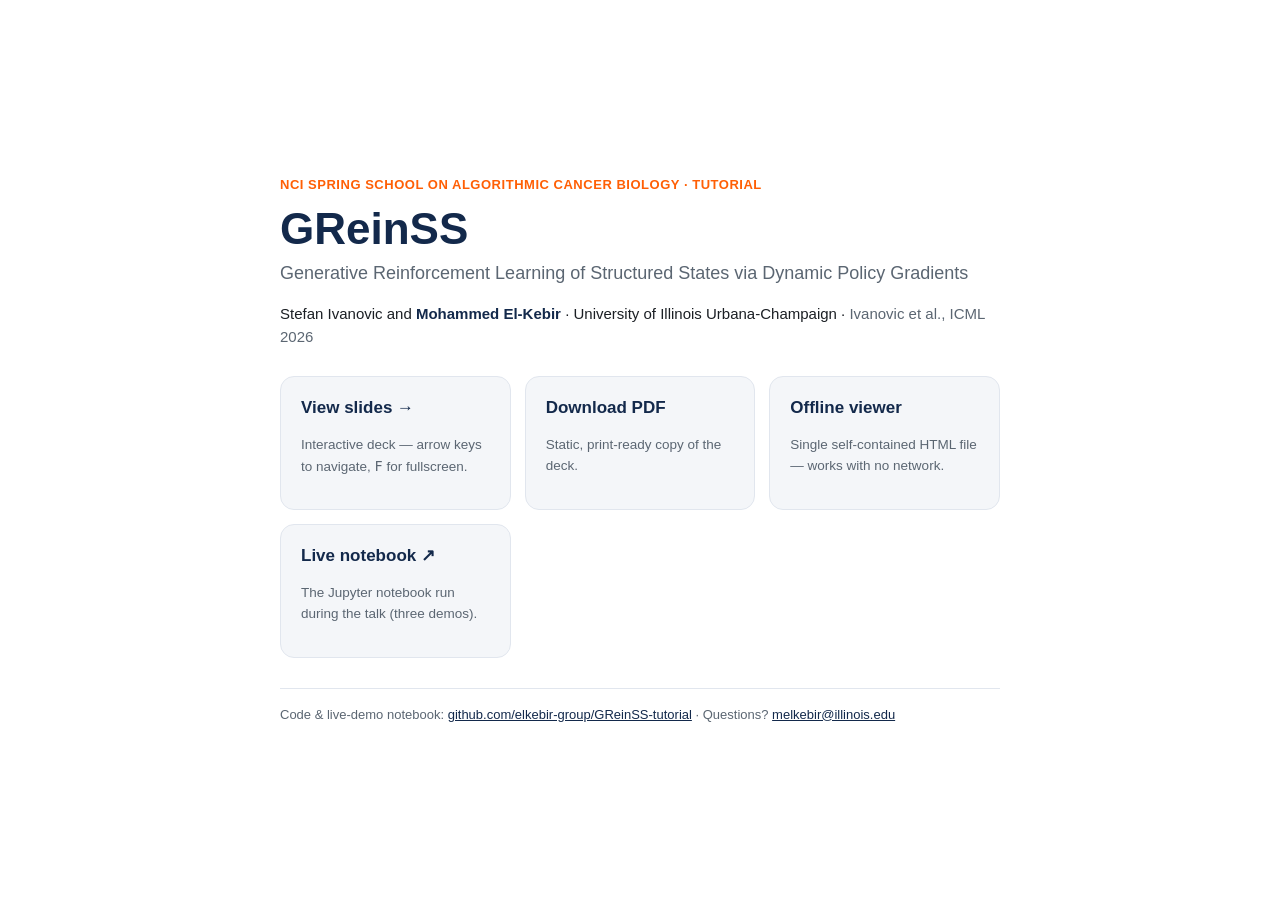
<file: index.html>
<!doctype html>
<html lang="en">
<head>
<meta charset="utf-8">
<meta name="viewport" content="width=device-width, initial-scale=1">
<title>GReinSS Tutorial — NCI Spring School</title>
<style>
  :root {
    --blue: #13294B; --orange: #FF5F05; --ink: #1b1f24; --muted: #5b6672;
    --bg: #ffffff; --card: #f4f6f9; --border: #e1e6ee;
  }
  @media (prefers-color-scheme: dark) {
    :root { --ink: #e8ecf2; --muted: #9aa6b6; --bg: #0f141b; --card: #182230; --border: #2a3646; --blue: #7fa8dd; }
  }
  :root[data-theme="light"] { --ink:#1b1f24; --muted:#5b6672; --bg:#fff; --card:#f4f6f9; --border:#e1e6ee; --blue:#13294B; }
  :root[data-theme="dark"]  { --ink:#e8ecf2; --muted:#9aa6b6; --bg:#0f141b; --card:#182230; --border:#2a3646; --blue:#7fa8dd; }
  * { box-sizing: border-box; }
  body {
    margin: 0; background: var(--bg); color: var(--ink); line-height: 1.55;
    font-family: -apple-system, "Helvetica Neue", Arial, sans-serif;
    display: flex; min-height: 100vh; align-items: center; justify-content: center; padding: 32px;
  }
  main { width: 100%; max-width: 720px; }
  .kicker { color: var(--orange); font-weight: 700; letter-spacing: .04em; text-transform: uppercase; font-size: 13px; margin: 0 0 10px; }
  h1 { color: var(--blue); font-size: clamp(28px, 6vw, 44px); margin: 0 0 6px; line-height: 1.1; }
  .sub { color: var(--muted); font-size: clamp(15px, 3vw, 18px); margin: 0 0 4px; }
  .authors { color: var(--ink); font-size: 15px; margin: 14px 0 28px; }
  .authors b { color: var(--blue); }
  .grid { display: grid; gap: 14px; grid-template-columns: repeat(auto-fit, minmax(200px, 1fr)); }
  a.card {
    display: block; text-decoration: none; color: inherit; background: var(--card);
    border: 1px solid var(--border); border-radius: 14px; padding: 18px 20px; transition: transform .12s, border-color .12s;
  }
  a.card:hover { transform: translateY(-2px); border-color: var(--orange); }
  a.card .t { font-weight: 700; color: var(--blue); font-size: 17px; margin: 0 0 3px; }
  a.card .d { color: var(--muted); font-size: 13.5px; }
  .primary { border-left: 4px solid var(--orange); }
  footer { margin-top: 30px; color: var(--muted); font-size: 13px; border-top: 1px solid var(--border); padding-top: 16px; }
  footer a { color: var(--blue); }
</style>
</head>
<body>
<main>
  <p class="kicker">NCI Spring School on Algorithmic Cancer Biology · Tutorial</p>
  <h1>GReinSS</h1>
  <p class="sub">Generative Reinforcement Learning of Structured States via Dynamic Policy Gradients</p>
  <p class="authors">Stefan Ivanovic and <b>Mohammed El-Kebir</b> · University of Illinois Urbana-Champaign · <span style="color:var(--muted)">Ivanovic et al., ICML 2026</span></p>

  <div class="grid">
    <a class="card primary" href="deck.html">
      <p class="t">View slides →</p>
      <p class="d">Interactive deck — arrow keys to navigate, <kbd>F</kbd> for fullscreen.</p>
    </a>
    <a class="card" href="slides.pdf">
      <p class="t">Download PDF</p>
      <p class="d">Static, print-ready copy of the deck.</p>
    </a>
    <a class="card" href="offline.html">
      <p class="t">Offline viewer</p>
      <p class="d">Single self-contained HTML file — works with no network.</p>
    </a>
    <a class="card" href="https://github.com/elkebir-group/GReinSS-tutorial/blob/main/GReinSS_demo.ipynb">
      <p class="t">Live notebook ↗</p>
      <p class="d">The Jupyter notebook run during the talk (three demos).</p>
    </a>
  </div>

  <footer>
    Code &amp; live-demo notebook:
    <a href="https://github.com/elkebir-group/GReinSS-tutorial">github.com/elkebir-group/GReinSS-tutorial</a>
    · Questions? <a href="mailto:melkebir@illinois.edu">melkebir@illinois.edu</a>
  </footer>
</main>
</body>
</html>
</file>
